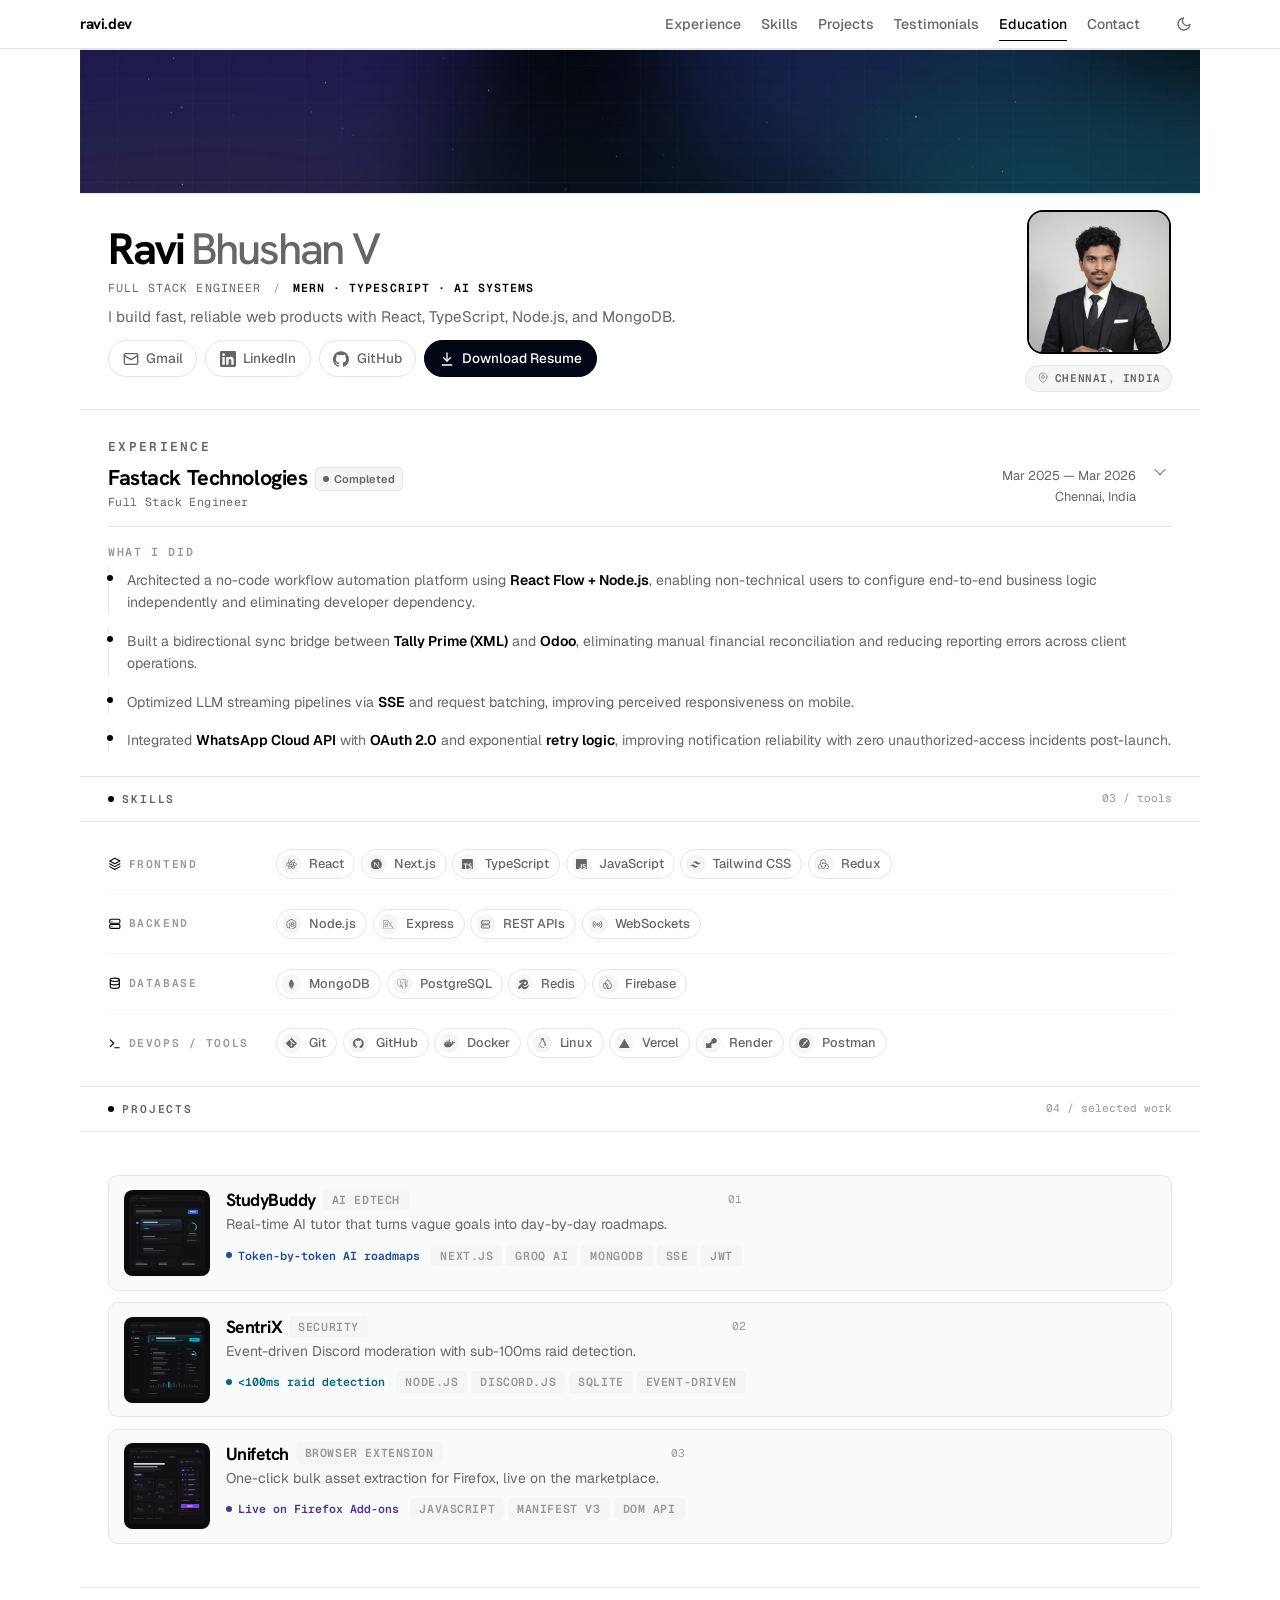
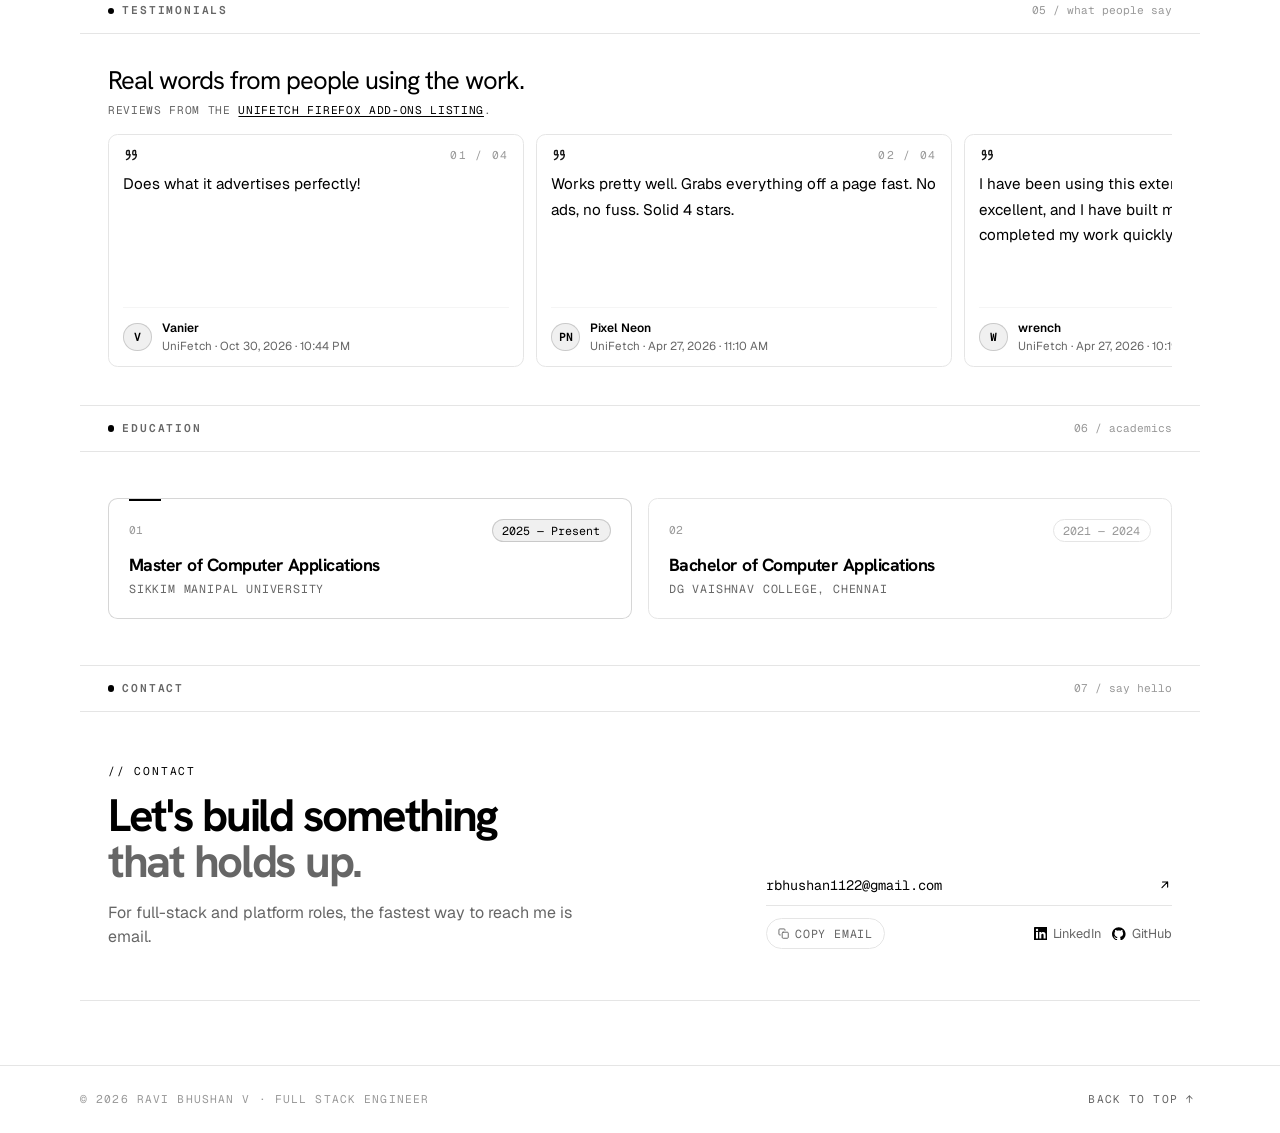
<file: index.html>
<!doctype html>
<html lang="en">
  <head>
    <meta charset="UTF-8" />
    <meta name="viewport" content="width=device-width, initial-scale=1.0" />
    <title>Ravi Bhushan V | Full Stack Engineer</title>
    <meta
      id="meta-description"
      name="description"
      content="Full-stack engineer building fast, reliable web products with React, TypeScript, Node.js, and MongoDB. Open to full-stack roles." />
    <meta name="author" content="Ravi Bhushan V" />
    <meta name="robots" content="index, follow" />
    <meta name="color-scheme" content="dark light" />
    <link rel="canonical" href="https://noobah.github.io/portfolio-v1/" />

    <!-- Open Graph / Twitter -->
    <meta property="og:type" content="website" />
    <meta property="og:site_name" content="ravi.dev" />
    <meta property="og:locale" content="en_US" />
    <meta property="og:title" content="Ravi Bhushan V | Full Stack Engineer" />
    <meta
      property="og:description"
      content="Full-stack engineer building fast, reliable web products with React, TypeScript, Node.js, and MongoDB. Open to full-stack roles." />
    <meta property="og:url" content="https://noobah.github.io/portfolio-v1/" />
    <meta
      property="og:image"
      content="https://noobah.github.io/portfolio-v1/assets/og.png" />
    <meta property="og:image:type" content="image/png" />
    <meta property="og:image:width" content="1200" />
    <meta property="og:image:height" content="630" />
    <meta
      property="og:image:alt"
      content="Ravi Bhushan V — Full Stack Engineer / MERN · TypeScript · Full Stack" />
    <meta name="twitter:card" content="summary_large_image" />
    <meta name="twitter:title" content="Ravi Bhushan V | Full Stack Engineer" />
    <meta
      name="twitter:description"
      content="Full-stack engineer building fast, reliable web products with React, TypeScript, Node.js, and MongoDB. Open to full-stack roles." />
    <meta
      name="twitter:image"
      content="https://noobah.github.io/portfolio-v1/assets/og.png" />
    <meta
      name="twitter:image:alt"
      content="Ravi Bhushan V — Full Stack Engineer / MERN · TypeScript · Full Stack" />

    <meta name="theme-color" content="#fbfbf8" media="(prefers-color-scheme: light)" />
    <meta name="theme-color" content="#0b0b0c" media="(prefers-color-scheme: dark)" />

    <link rel="icon" href="assets/favicon.svg" type="image/svg+xml" />
    <link rel="icon" href="assets/favicon-32.png" sizes="32x32" type="image/png" />
    <link rel="apple-touch-icon" href="assets/apple-touch-icon.png" />
    <link rel="manifest" href="site.webmanifest" />

    <!-- Theme: applied before paint to avoid flash -->
    <script>
      (function () {
        try {
          var t = localStorage.getItem("theme");
          if (t !== "light" && t !== "dark") {
            t = window.matchMedia("(prefers-color-scheme: dark)").matches
              ? "dark"
              : "light";
          }
          document.documentElement.dataset.theme = t;
        } catch (e) {}
      })();
    </script>

    <link rel="preconnect" href="https://fonts.googleapis.com" />
    <link rel="preconnect" href="https://fonts.gstatic.com" crossorigin />
    <link
      href="https://fonts.googleapis.com/css2?family=Geist:wght@100..900&family=Geist+Mono:wght@100..900&family=Hanken+Grotesk:wght@300;400;500;600;700;800&display=swap"
      rel="stylesheet" />
    <link rel="stylesheet" href="css/base.css?v=20261107-25" />
    <link rel="stylesheet" href="css/layout.css?v=20261107-25" />
    <link rel="stylesheet" href="css/components.css?v=20261107-27" />

    <script type="application/ld+json">
      {
        "@context": "https://schema.org",
        "@type": "Person",
        "name": "Ravi Bhushan V",
        "jobTitle": "Full Stack Engineer",
        "description": "Full-stack engineer building fast, reliable web products with React, TypeScript, Node.js, and MongoDB. Open to full-stack roles.",
        "url": "https://noobah.github.io/portfolio-v1/",
        "email": "rbhushan1122@gmail.com",
        "sameAs": [
          "https://linkedin.com/in/ravibhushanv",
          "https://github.com/ivarcodes"
        ],
        "alumniOf": [
          {
            "@type": "CollegeOrUniversity",
            "name": "Sikkim Manipal University"
          },
          {
            "@type": "CollegeOrUniversity",
            "name": "DG Vaishnav College, Chennai"
          }
        ],
        "knowsAbout": [
          "MERN stack",
          "TypeScript",
          "AI systems",
          "LLM streaming",
          "Node.js",
          "Event-driven architecture"
        ]
      }
    </script>
  </head>
  <body id="top">
    <a class="skip-link" href="#main">Skip to content</a>

    <!-- Sticky header -->
    <header id="site-header" class="site-header">
      <div class="container header-inner">
        <a class="brand" href="#top" aria-label="Home">
          <span class="brand-name">ravi<span class="brand-dot">.dev</span></span>
        </a>
        <nav class="site-nav" id="site-nav" aria-label="Primary"></nav>
        <div class="header-actions">
          <!-- <button
            id="palette-toggle"
            class="icon-btn palette-toggle"            
            type="button"
            aria-label="Open command palette"
            aria-haspopup="dialog"
            aria-keyshortcuts="Control+K Meta+K"></button> -->
          <button
            id="theme-toggle"
            class="icon-btn"
            type="button"
            aria-label="Toggle theme"></button>
          <button
            id="nav-toggle"
            class="icon-btn nav-toggle"
            type="button"
            aria-label="Open menu"
            aria-controls="mobile-nav"
            aria-expanded="false"></button>
        </div>
      </div>
      <div class="scroll-progress" id="scroll-progress" aria-hidden="true"></div>
      <div class="mobile-nav" id="mobile-nav" aria-label="Mobile" hidden></div>
    </header>

    <main id="main" class="container">
      <!-- Components mount here (rendered from data.js) -->
      <section class="panel" id="hero-panel"></section>
      <section class="panel" id="experience-panel"></section>
      <section class="panel" id="skills-panel"></section>
      <section class="panel" id="projects-panel"></section>
      <section class="panel" id="testimonials-panel"></section>
      <section class="panel" id="education-panel"></section>
      <section class="panel" id="contact-panel"></section>
    </main>

    <footer class="site-footer">
      <div class="container footer-inner">
        <p id="footer-copy"></p>
        <button id="back-to-top" class="text-btn" type="button">
          Back to top ↑
        </button>
      </div>
    </footer>

    <script src="data.js?v=20261107-27"></script>
    <script type="module" src="js/main.js?v=20261107-27"></script>
  </body>
</html>
</file>
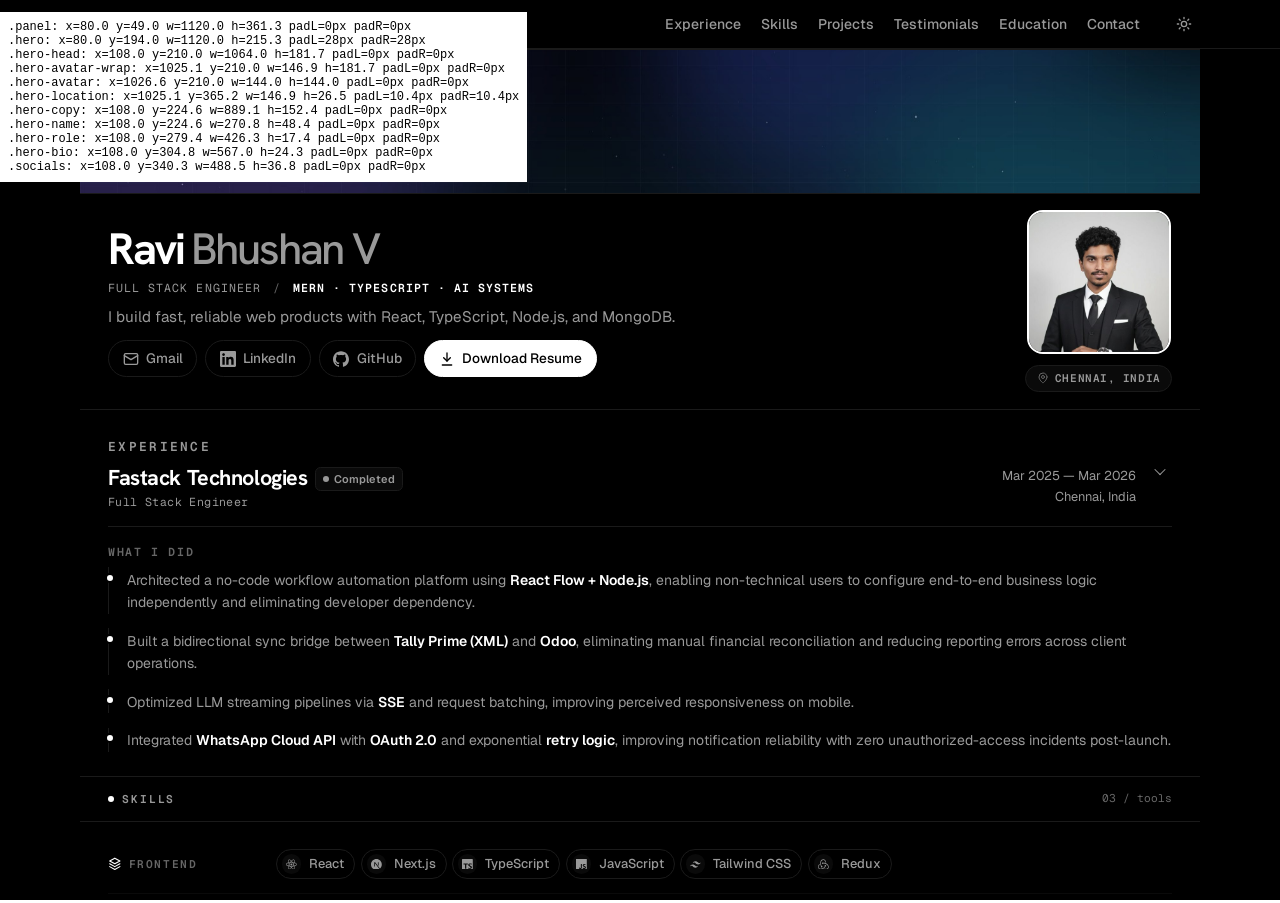
<file: _measure.html>
<!doctype html><meta charset="utf-8"><body style="margin:0;background:#fff;color:#000;font:12px monospace">
<iframe id="f" src="/" style="width:1280px;height:900px;border:0"></iframe>
<pre id="out" style="position:fixed;left:0;top:0;background:#fff;color:#000;padding:8px;z-index:9;font:12px monospace"></pre>
<script>
const f=document.getElementById('f');
f.addEventListener('load',()=>{
  const d=f.contentDocument;
  const sels=['.panel','.hero','.hero-head','.hero-avatar-wrap','.hero-avatar','.hero-location','.hero-copy','.hero-name','.hero-role','.availability','.hero-bio','.hero-about','.socials','.hero-stats'];
  const lines=[];
  for(const s of sels){const el=d.querySelector(s); if(!el) continue; const r=el.getBoundingClientRect(); const cs=f.contentWindow.getComputedStyle(el); lines.push(s+': x='+r.x.toFixed(1)+' y='+r.y.toFixed(1)+' w='+r.width.toFixed(1)+' h='+r.height.toFixed(1)+' padL='+cs.paddingLeft+' padR='+cs.paddingRight);}
  document.getElementById('out').textContent=lines.join('\n');
});
</script>
</file>
<file: css/base.css>
/* ── Design tokens, reset, typography ─────────────────────── */

:root {
  --font-sans: "Geist", ui-sans-serif, system-ui, -apple-system, BlinkMacSystemFont, "Segoe UI", Roboto, sans-serif;
  --font-display: "Hanken Grotesk", ui-sans-serif, system-ui, -apple-system, BlinkMacSystemFont, "Segoe UI", Roboto, sans-serif;
  --font-mono: "Geist Mono", ui-monospace, SFMono-Registered, Menlo, Monaco, Consolas, monospace;

  --container: 72rem;
  --header-height: 3rem;
  --radius: 0.6rem;

  --speed: 150ms;
  --ease: cubic-bezier(0.16, 1, 0.3, 1);
}

:root,
[data-theme="light"] {
  color-scheme: light;
  --background: #ffffff;
  --foreground: #000000;
  --muted: #666666;
  --muted-soft: #999999;
  --line: #e5e5e5;
  --line-soft: #f5f5f5;
  --card: #ffffff;
  --accent: #000000;
  --accent-soft: rgba(0, 0, 0, 0.06);
  --accent-line: rgba(0, 0, 0, 0.16);
  --success: #000000;
  --avatar-border: #000000;
  --shadow: none;
}

html.theme-transitioning,
html.theme-transitioning body,
html.theme-transitioning * {
  transition:
    color 300ms ease,
    border-color 300ms ease,
    box-shadow 300ms ease,
    fill 300ms ease,
    stroke 300ms ease !important;
}

[data-theme="dark"] {
  color-scheme: dark;
  --background: #000000;
  --foreground: #ffffff;
  --muted: #999999;
  --muted-soft: #666666;
  --line: #1a1a1a;
  --line-soft: #0a0a0a;
  --card: #000000;
  --accent: #ffffff;
  --accent-soft: rgba(255, 255, 255, 0.05);
  --accent-line: rgba(255, 255, 255, 0.1);
  --success: #ffffff;
  --avatar-border: #ffffff;
  --shadow: none;
}

* {
  box-sizing: border-box;
}

html {
  scroll-behavior: smooth;
  scroll-padding-top: calc(var(--header-height) + 1rem);
  -webkit-text-size-adjust: 100%;
}

body {
  margin: 0;
  font-family: var(--font-sans);
  font-size: 1rem;
  line-height: 1.5;
  color: var(--foreground);
  background-color: var(--background);
  -webkit-font-smoothing: antialiased;
  overflow-x: hidden;
}

h1,
h2,
h3,
h4 {
  margin: 0;
  font-family: var(--font-display);
  font-weight: 700;
  line-height: 1.1;
  letter-spacing: -0.03em;
  text-wrap: balance;
}

p {
  margin: 0;
}

a {
  color: inherit;
  text-decoration: none;
}

img {
  display: block;
  max-width: 100%;
}

button {
  font: inherit;
  color: inherit;
  background: none;
  border: 0;
  cursor: pointer;
}

::selection {
  background: var(--accent);
  color: #ffffff;
}

:focus-visible {
  outline: 2px solid var(--accent);
  outline-offset: 2px;
  border-radius: 4px;
}

* {
  scrollbar-width: thin;
  scrollbar-color: var(--muted-soft) transparent;
}

.skip-link {
  position: absolute;
  left: -9999px;
  top: 0;
  z-index: 100;
  padding: 0.5rem 1rem;
  background: var(--foreground);
  color: var(--background);
  border-radius: 0 0 var(--radius) 0;
}

.skip-link:focus {
  left: 0;
}

.mono {
  font-family: var(--font-mono);
  font-size: 0.75rem;
  letter-spacing: 0.025em;
}

.muted {
  color: var(--muted);
}

.sr-only {
  position: absolute;
  width: 1px;
  height: 1px;
  padding: 0;
  margin: -1px;
  overflow: hidden;
  clip: rect(0, 0, 0, 0);
  white-space: nowrap;
  border: 0;
}

@media (prefers-reduced-motion: reduce) {
  html {
    scroll-behavior: auto;
  }
  *,
  *::before,
  *::after {
    animation-duration: 0.01ms !important;
    transition-duration: 0.01ms !important;
  }
}
</file>
<file: css/layout.css>
/* ── Layout: container, panels, header, footer ────────────── */

.container {
  max-width: var(--container);
  margin-inline: auto;
  padding-inline: 1rem;
}

/* Clean stacked sections divided by hairlines. */
.panel {
  --panel-space: 1.75rem;
  border-bottom: 1px solid var(--line);
  scroll-margin-top: calc(var(--header-height) + 1rem);
}

.panel:first-child {
  border-top: 1px solid var(--line);
}

.panel-header {
  display: flex;
  align-items: baseline;
  justify-content: space-between;
  gap: 1rem;
  padding: 0.85rem 1.25rem;
  border-bottom: 1px solid var(--line);
}

.panel-title {
  display: inline-flex;
  align-items: center;
  gap: 0.5rem;
  font-family: var(--font-mono);
  font-size: 0.7rem;
  font-weight: 600;
  letter-spacing: 0.16em;
  text-transform: uppercase;
  color: var(--muted);
}

.panel-title::before {
  content: "";
  width: 0.4rem;
  height: 0.4rem;
  border-radius: 50%;
  background: var(--accent);
  flex-shrink: 0;
}

.panel-index {
  font-family: var(--font-mono);
  font-size: 0.7rem;
  color: var(--muted-soft);
  white-space: nowrap;
}

.panel-body {
  padding: var(--panel-space) 1.25rem;
}

#skills-panel {
  --panel-space: 1.45rem;
}

#projects-panel {
  --panel-space: 2.4rem;
}

#testimonials-panel {
  --panel-space: 1.8rem;
}

#education-panel {
  --panel-space: 2.6rem;
}

#contact-panel {
  --panel-space: 2.9rem;
}

@media (min-width: 640px) {
  .panel {
    --panel-space: 2.1rem;
  }
  .panel-header,
  .panel-body {
    padding-inline: 1.75rem;
  }
  .panel-body {
    padding-block: var(--panel-space);
  }
  #skills-panel {
    --panel-space: 1.7rem;
  }
  #projects-panel {
    --panel-space: 2.7rem;
  }
  #testimonials-panel {
    --panel-space: 2rem;
  }
  #education-panel {
    --panel-space: 2.9rem;
  }
  #contact-panel {
    --panel-space: 3.2rem;
  }
}

/* Gentle reveal-on-scroll, enabled by JS */
@media (prefers-reduced-motion: no-preference) {
  .reveal {
    opacity: 0;
    transform: translateY(6px);
    transition: opacity 0.4s var(--ease), transform 0.4s var(--ease);
  }
  .reveal.is-visible {
    opacity: 1;
    transform: translateY(0);
  }
}

/* ── Header ───────────────────────────────────────────────── */

.site-header {
  position: sticky;
  top: 0;
  z-index: 60;
  background: var(--background);
  border-bottom: 1px solid var(--line);
}

.header-inner {
  display: flex;
  align-items: center;
  gap: 1rem;
  height: var(--header-height);
}

.brand {
  display: inline-flex;
  align-items: center;
  font-weight: 700;
}

.brand-name {
  font-family: var(--font-display);
  font-size: 0.95rem;
  letter-spacing: -0.025em;
  color: var(--foreground);
}

.brand-dot {
  color: var(--accent);
}

.site-nav {
  display: none;
  gap: 1.25rem;
  margin-left: auto;
  font-size: 0.875rem;
  font-weight: 500;
  color: var(--muted);
}

.site-nav a {
  position: relative;
  padding-block: 0.25rem;
  transition: color var(--speed) ease;
}

.site-nav a::after {
  content: "";
  position: absolute;
  left: 0;
  right: 0;
  bottom: -0.125rem;
  height: 1px;
  background: var(--accent);
  transform: scaleX(0);
  transform-origin: left;
  transition: transform var(--speed) var(--ease);
}

.site-nav a:hover,
.site-nav a[aria-current="true"] {
  color: var(--foreground);
}

.site-nav a:hover::after,
.site-nav a[aria-current="true"]::after {
  transform: scaleX(1);
}

.header-actions {
  display: flex;
  align-items: center;
  gap: 0.25rem;
  margin-left: auto;
}

.site-nav + .header-actions {
  margin-left: 0.75rem;
}

.icon-btn {
  display: grid;
  place-items: center;
  width: 2rem;
  height: 2rem;
  border-radius: 0.5rem;
  color: var(--muted);
  transition:
    color var(--speed) ease,
    background var(--speed) ease,
    transform var(--speed) var(--ease);
}

.icon-btn:hover {
  color: var(--foreground);
  background: var(--line-soft);
}

.icon-btn:active {
  transform: scale(0.92);
}

.nav-toggle {
  display: grid;
}

.mobile-nav {
  position: relative;
  z-index: 1;
  border-top: 1px solid var(--line);
  padding: 0.5rem 1rem 1rem;
  background: var(--background);
  box-shadow: 0 24px 48px rgba(0, 0, 0, 0.15);
}

.mobile-nav a {
  display: block;
  padding: 0.5rem 0.25rem;
  font-size: 0.9375rem;
  font-weight: 500;
  color: var(--muted);
}

.mobile-nav a:hover {
  color: var(--foreground);
}

.scroll-progress {
  position: absolute;
  left: 0;
  bottom: -1px;
  width: 100%;
  height: 2px;
  background: var(--accent);
  transform: scaleX(0);
  transform-origin: left center;
  pointer-events: none;
}

@media (min-width: 768px) {
  .site-nav {
    display: flex;
  }
  .nav-toggle,
  .mobile-nav {
    display: none;
  }
}

/* ── Footer ───────────────────────────────────────────────── */

.site-footer {
  border-top: 1px solid var(--line);
  margin-top: 4rem;
  padding-block: 1.5rem;
}

.footer-inner {
  display: flex;
  flex-wrap: wrap;
  gap: 0.75rem;
  align-items: center;
  justify-content: space-between;
  font-family: var(--font-mono);
  font-size: 0.7rem;
  color: var(--muted-soft);
  text-transform: uppercase;
  letter-spacing: 0.1em;
}

.text-btn {
  font-family: var(--font-mono);
  font-size: 0.7rem;
  text-transform: uppercase;
  letter-spacing: 0.1em;
  color: var(--muted);
  transition: color var(--speed) ease;
}

.text-btn:hover {
  color: var(--foreground);
}
</file>
<file: css/components.css>
/* ── Components: hero, cards, lists ───────────────────────── */

/* ── Hero ─────────────────────────────────────────────────── */

.hero-cover {
  position: relative;
  height: clamp(5rem, 14vw, 8rem);
  overflow: hidden;
  border-bottom: 1px solid var(--line);
  background: var(--line-soft);
}

.hero-cover img {
  display: block;
  width: 100%;
  height: 100%;
  object-fit: cover;
  object-position: center;
  transition: transform 0.6s ease;
}

.hero-cover:hover img {
  transform: scale(1.03);
}

.hero {
  padding: 0.9rem 1.25rem 1rem;
  text-align: center;
}

@media (min-width: 640px) {
  .hero {
    padding-inline: 1.75rem;
    text-align: left;
  }
}

@media (min-width: 900px) {
  .hero {
    padding-block: 1rem 1.1rem;
  }
}

.hero-head {
  display: flex;
  flex-direction: column;
  align-items: center;
  gap: 1.25rem;
  text-align: center;
}

@media (min-width: 640px) {
  .hero-head {
    flex-direction: row;
    align-items: center;
    text-align: left;
    gap: 1.75rem;
  }
}

.hero-copy {
  flex: 1;
  min-width: 0;
  text-align: center;
  display: flex;
  flex-direction: column;
  align-items: center;
}

@media (min-width: 640px) {
  .hero-copy {
    text-align: left;
    align-items: flex-start;
  }
}

.hero-avatar-wrap {
  position: relative;
  display: flex;
  flex-direction: column;
  align-items: center;
  gap: 0.6rem;
  flex-shrink: 0;
}

.hero-avatar {
  width: clamp(6rem, 16vw, 9rem);
  height: clamp(6rem, 16vw, 9rem);
  border-radius: 1rem;
  object-fit: cover;
  border: 2px solid var(--avatar-border);
  background: var(--card);
  transition:
    transform 0.3s ease,
    border-color 0.3s ease,
    filter 0.3s ease;
  filter: grayscale(0%);
}

.hero-avatar:hover {
  transform: scale(1.03);
  border-color: var(--muted-soft);
  filter: grayscale(20%);
}

.hero-location {
  position: relative;
  display: inline-flex;
  align-items: center;
  gap: 0.4rem;
  padding: 0.25rem 0.65rem;
  border: 1px solid var(--line);
  border-radius: 999px;
  background: var(--line-soft);
  font-family: var(--font-mono);
  font-size: 0.6875rem;
  font-weight: 600;
  letter-spacing: 0.05em;
  text-transform: uppercase;
  color: var(--muted);
  white-space: nowrap;
  margin-top: 0.1rem;
}

.hero-location svg {
  width: 0.75rem;
  height: 0.75rem;
  color: var(--muted-soft);
  flex-shrink: 0;
}

@media (max-width: 699px) {
  .hero-avatar {
    width: 5.5rem;
    height: 5.5rem;
    border-radius: 0.9rem;
  }

  .hero-avatar-wrap {
    gap: 0.6rem;
  }

  .hero-head {
    gap: 0.9rem;
  }

  .hero-location {
    font-size: 0.75rem;
  }
}

.hero-name {
  display: flex;
  flex-wrap: wrap;
  align-items: center;
  justify-content: center;
  gap: 0.4rem;
  margin-top: 0;
  font-size: clamp(1.75rem, 4.5vw, 2.75rem);
  font-weight: 700;
  letter-spacing: -0.05em;
}

@media (min-width: 640px) {
  .hero-name {
    justify-content: flex-start;
  }
}

.hero-name-rest {
  color: var(--muted);
  font-weight: 500;
}

.hero-role {
  margin-top: 0.4rem;
  font-family: var(--font-mono);
  font-size: 0.725rem;
  letter-spacing: 0.09em;
  text-transform: uppercase;
  color: var(--muted);
  text-align: inherit;
}

.hero-role-sep {
  color: var(--muted-soft);
  margin-inline: 0.25rem;
}

.hero-role strong {
  color: var(--foreground);
  font-weight: 600;
}

.availability {
  display: inline-flex;
  align-items: center;
  gap: 0.45rem;
  margin-top: 0.6rem;
  padding: 0.2rem 0.6rem;
  border: 1px solid var(--line);
  border-radius: 999px;
  background: var(--line-soft);
  font-family: var(--font-mono);
  font-size: 0.725rem;
  letter-spacing: 0.025em;
  color: var(--muted);
  white-space: nowrap;
}

.hero-bio {
  margin-top: 0.5rem;
  max-width: 42rem;
  color: var(--muted);
  font-size: 0.95rem;
  line-height: 1.6;
}

.hero-bio p + p {
  margin-top: 0.75rem;
}

.hero-bio strong {
  color: var(--foreground);
  font-weight: 600;
}

.hero-about {
  margin-top: 0.6rem;
  max-width: 42rem;
  padding-left: 0.75rem;
  border-left: 2px solid var(--accent-line);
  color: var(--muted);
  font-size: 0.95rem;
  line-height: 1.7;
}

.socials {
  display: flex;
  flex-wrap: wrap;
  gap: 0.5rem;
  justify-content: flex-start;
  margin-top: 0.7rem;
}

.social-btn {
  display: inline-flex;
  align-items: center;
  gap: 0.45rem;
  padding: 0.45rem 0.85rem;
  border: 1px solid var(--line);
  border-radius: 999px;
  background: var(--card);
  font-size: 0.85rem;
  font-weight: 500;
  color: var(--muted);
  transition:
    color var(--speed) ease,
    border-color var(--speed) ease,
    background var(--speed) ease,
    transform var(--speed) var(--ease);
}

.social-btn:hover {
  color: var(--foreground);
  border-color: var(--muted-soft);
  transform: translateY(-1px);
}

.social-btn.primary {
  border-color: var(--accent);
  background: var(--accent);
  color: var(--background);
}

.social-btn.primary:hover {
  background: color-mix(in srgb, var(--accent) 85%, var(--foreground));
  color: var(--background);
}

.social-btn svg {
  flex-shrink: 0;
}

.hero-stats {
  display: grid;
  grid-template-columns: repeat(4, minmax(0, 1fr));
  gap: 0;
  margin: 0;
  padding: 0.95rem 1.25rem;
  border-top: 1px solid var(--line);
  background: var(--line-soft);
  list-style: none;
}

.hero-stat {
  display: flex;
  flex-direction: column;
  gap: 0.125rem;
  padding-left: 1rem;
  border-left: 1px solid var(--line);
}

.hero-stat:first-child {
  padding-left: 0;
  border-left: 0;
}

.hero-stat strong {
  font-family: var(--font-display);
  font-size: 1.1rem;
  line-height: 1.15;
  color: var(--foreground);
}

.hero-stat span {
  font-family: var(--font-mono);
  font-size: 0.7rem;
  line-height: 1.4;
  letter-spacing: 0.04em;
  text-transform: uppercase;
  color: var(--muted);
}

@media (min-width: 640px) {
  .hero-stats {
    padding-inline: 1.75rem;
  }
}

@media (max-width: 700px) {
  .hero-stats {
    grid-template-columns: repeat(2, minmax(0, 1fr));
    gap: 0.9rem 0;
  }

  .hero-stat:nth-child(odd) {
    padding-left: 0;
    border-left: 0;
  }
}

/* ── Experience ───────────────────────────────────────────── */

.exp-reference {
  padding: 1.5rem 1.25rem;
}

.exp-section-title {
  margin-bottom: 0.75rem;
  font-family: var(--font-mono);
  font-size: 0.8rem;
  font-weight: 600;
  letter-spacing: 0.18em;
  text-transform: uppercase;
  color: var(--muted);
  position: relative;
  display: inline-block;
}

.exp-list {
  display: flex;
  flex-direction: column;
  gap: 1.6rem;
}

.exp-entry {
  min-width: 0;
}

.exp-head {
  display: flex;
  flex-wrap: wrap;
  align-items: flex-start;
  justify-content: space-between;
  gap: 0.75rem;
  position: relative;
  padding: 0 2.25rem 0 0;
  cursor: pointer;
  list-style: none;
}

.exp-head::-webkit-details-marker {
  display: none;
}

.exp-toggle {
  position: absolute;
  top: 0;
  right: 0;
  width: 1.5rem;
  height: 1.5rem;
  border: 1px solid transparent;
  border-radius: 0.4rem;
  background: transparent;
  pointer-events: none;
}

.exp-toggle span {
  display: block;
  width: 0.5rem;
  height: 0.5rem;
  margin: 0 auto;
  border-right: 1.5px solid var(--muted);
  border-bottom: 1.5px solid var(--muted);
  transform: rotate(45deg) translate(-1px, -1px);
  transition: transform var(--speed) var(--ease);
}

.exp-toggle:hover {
  background: var(--line-soft);
}

.exp-entry:not([open]) .exp-toggle span {
  transform: rotate(-45deg) translate(-1px, -1px);
}

.exp-details {
  display: flex;
  flex-direction: column;
  gap: 1.1rem;
  margin-top: 1rem;
  padding-top: 1rem;
  border-top: 1px solid var(--line);
}

.exp-company-name {
  font-family: var(--font-display);
  font-size: 1.35rem;
  font-weight: 700;
  line-height: 1.15;
  letter-spacing: -0.02em;
  color: var(--foreground);
}

.exp-company-line {
  display: flex;
  flex-wrap: wrap;
  align-items: center;
  gap: 0.45rem;
}

.exp-status {
  display: inline-flex;
  align-items: center;
  gap: 0.3rem;
  padding: 0.18rem 0.45rem;
  border: 1px solid var(--line);
  border-radius: 0.35rem;
  background: var(--line-soft);
  font-size: 0.6875rem;
  font-weight: 600;
  color: var(--muted);
}

.exp-status-dot {
  width: 0.4rem;
  height: 0.4rem;
  border-radius: 50%;
  background: var(--muted);
}

.exp-role {
  margin-top: 0.12rem;
  font-family: var(--font-mono);
  font-size: 0.725rem;
  letter-spacing: 0.035em;
  color: var(--muted);
}

.exp-meta {
  display: flex;
  flex-direction: column;
  align-items: flex-end;
  gap: 0.12rem;
  min-width: 8.5rem;
  font-size: 0.8rem;
  color: var(--muted);
  text-align: right;
  white-space: nowrap;
}

.exp-period {
  padding: 0;
  border: 0;
  background: none;
  color: var(--muted);
}

.exp-block {
  display: flex;
  flex-direction: column;
}

.exp-label {
  display: block;
  margin-bottom: 0.4rem;
  font-family: var(--font-mono);
  font-size: 0.725rem;
  font-weight: 600;
  letter-spacing: 0.14em;
  text-transform: uppercase;
  color: var(--muted-soft);
}

.exp-projects {
  display: grid;
  gap: 0.8rem;
  margin: 0;
  padding: 0;
  list-style: none;
}

.exp-project {
  position: relative;
  padding: 0 0 0 1.1rem;
  border-left: 1px solid var(--line);
}

.exp-project::before {
  content: "";
  position: absolute;
  top: 0.35rem;
  left: -0.275rem;
  width: 0.375rem;
  height: 0.375rem;
  border: 2px solid var(--background);
  border-radius: 50%;
  background: var(--accent);
}

.exp-project-head {
  display: flex;
  flex-wrap: wrap;
  align-items: center;
  gap: 0.45rem;
}

.exp-project-name {
  font-family: var(--font-display);
  font-size: 0.95rem;
  font-weight: 600;
  line-height: 1.4;
}

.exp-project-desc {
  margin: 0.08rem 0 0;
  font-size: 0.875rem;
  line-height: 1.62;
  color: var(--muted);
}

.exp-project-desc strong {
  color: var(--foreground);
  font-weight: 600;
}

.exp-learning {
  margin-top: 0.12rem;
}

.exp-learning-list {
  display: grid;
  gap: 0.35rem;
  margin: 0;
  padding: 0;
  list-style: none;
  color: var(--muted);
  font-size: 0.875rem;
  line-height: 1.55;
}

.exp-learning-list li {
  position: relative;
  padding-left: 1rem;
}

.exp-learning-list li::before {
  content: "›";
  position: absolute;
  left: 0;
  color: var(--accent);
}

@media (min-width: 640px) {
  .exp-reference {
    padding: 1.5rem 1.75rem;
  }

  .exp-projects {
    grid-template-columns: 1fr;
    gap: 0.9rem;
  }
}

@media (max-width: 559px) {
  .exp-meta {
    align-items: flex-start;
    text-align: left;
  }
}

.tag {
  display: inline-flex;
  padding: 0.0625rem 0.5rem;
  border: 1px solid var(--line);
  border-radius: 0.25rem;
  font-family: var(--font-mono);
  font-size: 0.725rem;
  font-weight: 600;
  letter-spacing: 0.05em;
  text-transform: uppercase;
  color: var(--muted);
}

.stack-row {
  display: flex;
  flex-wrap: wrap;
  gap: 0.25rem;
  margin-top: 0.6rem;
}

/* ── Skills ───────────────────────────────────────────────── */

.skill-groups {
  display: flex;
  flex-direction: column;
}

.skill-group {
  display: grid;
  grid-template-columns: 9.5rem minmax(0, 1fr);
  gap: 1rem;
  padding-block: 0.9rem;
  border-top: 1px solid var(--line-soft);
}

.skill-group:first-child {
  padding-top: 0;
  border-top: 0;
}

.skill-group:last-child {
  padding-bottom: 0;
}

.skill-group-title {
  display: flex;
  align-items: center;
  gap: 0.45rem;
  margin: 0;
  font-family: var(--font-mono);
  font-size: 0.7rem;
  font-weight: 600;
  letter-spacing: 0.14em;
  line-height: 1.5;
  text-transform: uppercase;
  color: var(--muted-soft);
}

.skill-group-icon {
  display: inline-flex;
  color: var(--accent);
  flex-shrink: 0;
}

.skill-group-icon svg {
  width: 0.85rem;
  height: 0.85rem;
}

.skill-group-items {
  display: flex;
  flex-wrap: wrap;
  gap: 0.35rem;
}

@media (max-width: 559px) {
  .skill-group {
    grid-template-columns: 1fr;
    gap: 0.55rem;
  }
}

.skill-chip {
  display: inline-flex;
  align-items: center;
  gap: 0.45rem;
  padding: 0.275rem 0.65rem 0.275rem 0.325rem;
  border: 1px solid var(--line);
  border-radius: 999px;
  background: var(--card);
  font-size: 0.8rem;
  font-weight: 500;
  color: var(--muted);
  transition:
    border-color var(--speed) ease,
    background var(--speed) ease,
    color var(--speed) ease,
    transform var(--speed) var(--ease);
}

.skill-chip:hover {
  border-color: var(--muted-soft);
  color: var(--foreground);
  transform: translateY(-1px);
}

.skill-chip-icon {
  display: grid;
  place-items: center;
  width: 1.2rem;
  height: 1.2rem;
  border-radius: 50%;
  background: var(--line-soft);
  color: var(--muted);
  flex-shrink: 0;
}

.skill-chip-icon svg {
  width: 0.675rem;
  height: 0.675rem;
}

/* ── Projects ─────────────────────────────────────────────── */

.projects-list {
  display: flex;
  flex-direction: column;
  gap: 0.7rem;
}

.project-card {
  --project-accent: var(--accent);
  position: relative;
  padding: 0.8rem 0.9rem;
  border: 1px solid var(--line);
  border-radius: var(--radius);
  background: var(--card);
  overflow: hidden;
  transition:
    border-color var(--speed) ease,
    transform var(--speed) var(--ease);
}

.project-card summary {
  list-style: none;
  cursor: pointer;
  padding: 0;
}

.project-card summary::-webkit-details-marker {
  display: none;
}

.project-head {
  position: relative;
  z-index: 1;
  display: flex;
  align-items: flex-start;
  gap: 0.9rem;
}

.project-card[open] .project-head {
  border-bottom: 1px solid var(--line-soft);
  padding-bottom: 0.6rem;
  margin-bottom: 0.6rem;
}

.project-card[open] {
  transform: translateY(-6px) scale(1.005);
  box-shadow: 0 20px 40px color-mix(in srgb, var(--accent) 12%, transparent);
  border-color: var(--muted-soft);
}

[data-theme="dark"] .project-card[open] {
  box-shadow: 0 20px 40px rgba(0, 0, 0, 0.5);
}

.project-actions {
  display: flex;
  flex-wrap: wrap;
  align-items: center;
  justify-content: space-between;
  gap: 0.5rem 0.75rem;
  padding-top: 0.6rem;
  border-top: 1px solid var(--line-soft);
}

.project-main {
  position: relative;
  display: flex;
  align-items: flex-start;
  gap: 0.9rem;
}

.project-media {
  width: 5.5rem;
  aspect-ratio: 1;
  margin: 0;
  border: 1px solid var(--line-soft);
  border-radius: 0.6rem;
  background: var(--line-soft);
  overflow: hidden;
  flex-shrink: 0;
}

.project-media img {
  width: 100%;
  height: 100%;
  object-fit: cover;
}

@media (max-width: 559px) {
  .project-main {
    flex-direction: column;
  }

  .project-media {
    width: 100%;
    aspect-ratio: 4 / 3;
  }
}

.project-monogram {
  display: grid;
  place-items: center;
  width: 2.1rem;
  height: 2.1rem;
  border: 1px solid color-mix(in srgb, var(--project-accent) 30%, var(--line));
  border-radius: 0.6rem;
  background: color-mix(in srgb, var(--project-accent) 10%, transparent);
  color: var(--project-accent);
  font-family: var(--font-mono);
  font-size: 0.725rem;
  font-weight: 600;
  letter-spacing: 0.05em;
  flex-shrink: 0;
}

.project-copy {
  min-width: 0;
  flex: 1;
}

.project-title-row {
  display: flex;
  flex-wrap: wrap;
  align-items: center;
  gap: 0.45rem;
}

.project-name {
  font-family: var(--font-display);
  font-size: 1.1rem;
  line-height: 1.2;
}

.project-index {
  margin-left: auto;
  font-family: var(--font-mono);
  font-size: 0.7rem;
  color: var(--muted-soft);
}

.project-summary {
  margin-top: 0.2rem;
  font-size: 0.875rem;
  line-height: 1.65;
  color: var(--muted);
}

.project-meta {
  display: flex;
  flex-wrap: wrap;
  align-items: center;
  gap: 0.4rem 0.7rem;
  margin-top: 0.5rem;
}

.project-meta .stack-row {
  margin-top: 0;
}

.project-metric {
  display: inline-flex;
  align-items: center;
  gap: 0.4rem;
  font-family: var(--font-mono);
  font-size: 0.725rem;
  font-weight: 600;
  color: var(--project-accent);
}

.project-metric .metric-dot {
  width: 0.375rem;
  height: 0.375rem;
  border-radius: 50%;
  background: currentColor;
  flex-shrink: 0;
}

.project-actions {
  display: flex;
  flex-wrap: wrap;
  align-items: center;
  justify-content: space-between;
  gap: 0.5rem 0.75rem;
  margin-top: 0.7rem;
  padding-top: 0.6rem;
  border-top: 1px solid var(--line-soft);
}

.project-links {
  display: flex;
  flex-wrap: wrap;
  gap: 0.4rem;
}

.link-btn {
  display: inline-flex;
  align-items: center;
  gap: 0.375rem;
  padding: 0.275rem 0.6rem;
  border: 1px solid var(--line);
  border-radius: 0.5rem;
  font-size: 0.725rem;
  font-weight: 600;
  color: var(--muted);
  transition:
    color var(--speed) ease,
    background var(--speed) ease,
    border-color var(--speed) ease;
}

.link-btn svg {
  width: 0.775rem;
  height: 0.775rem;
}

.link-btn:hover {
  color: var(--foreground);
  border-color: var(--muted-soft);
}

.link-btn.primary {
  background: var(--foreground);
  border-color: var(--foreground);
  color: var(--background);
}

.link-btn.primary:hover {
  opacity: 0.92;
}

.project-more {
  margin: 0;
}

.project-more[open] {
  flex-basis: 100%;
}

.project-toggle {
  position: relative;
  display: inline-flex;
  align-items: center;
  gap: 0.35rem;
  font-family: var(--font-mono);
  font-size: 0.725rem;
  letter-spacing: 0.07em;
  text-transform: uppercase;
  color: var(--muted);
  cursor: pointer;
  list-style: none;
  transition: color var(--speed) ease;
}

.project-toggle::-webkit-details-marker {
  display: none;
}

.project-toggle:hover {
  color: var(--foreground);
}

.project-toggle svg {
  width: 0.775rem;
  height: 0.775rem;
  transition: transform var(--speed) var(--ease);
}

.project-more[open] .project-toggle svg {
  transform: rotate(180deg);
}

.project-more .psl {
  margin-top: 0.6rem;
}

.psl {
  display: grid;
  gap: 0;
  margin: 0;
}

.psl > div {
  display: grid;
  grid-template-columns: 5.25rem 1fr;
  gap: 0.7rem;
  padding-block: 0.4rem;
  border-top: 1px solid var(--line-soft);
}

.psl > div:first-child {
  padding-top: 0;
  border-top: 0;
}

.psl dt {
  padding-top: 0.125rem;
  font-family: var(--font-mono);
  font-size: 0.725rem;
  font-weight: 600;
  letter-spacing: 0.12em;
  text-transform: uppercase;
  color: var(--muted-soft);
}

.psl dd {
  margin: 0;
  font-size: 0.8rem;
  line-height: 1.6;
  color: var(--muted);
}

[data-theme="light"] .project-metric {
  color: color-mix(in srgb, var(--project-accent) 55%, #020617);
}

[data-theme="light"] .tag {
  border-color: var(--line-soft);
  color: var(--muted-soft);
  background: var(--line-soft);
}

[data-theme="light"] .tag:hover {
  border-color: var(--muted-soft);
  color: var(--foreground);
}

[data-theme="light"] .link-btn.primary {
  background: #020617;
  color: #ffffff;
}

[data-theme="light"] .social-btn.primary {
  background: #020617;
  color: #ffffff;
}

[data-theme="light"] .project-card {
  background: #f8fafc;
}

/* ── Testimonials ─────────────────────────────────────────── */

.testimonials-top {
  display: flex;
  align-items: flex-start;
  justify-content: space-between;
  gap: 1rem;
  margin-bottom: 1rem;
}

.testimonials-heading {
  display: flex;
  flex-direction: column;
  gap: 0.4rem;
  min-width: 0;
}

.testimonials-intro {
  max-width: 28rem;
  margin: 0;
  font-family: var(--font-display);
  font-size: clamp(1.2rem, 3vw, 1.6rem);
  line-height: 1.15;
  letter-spacing: -0.04em;
  position: relative;
  display: inline-block;
}

.testimonials-controls {
  display: flex;
  gap: 0.35rem;
  flex-shrink: 0;
}

.testimonial-control {
  display: grid;
  place-items: center;
  width: 2rem;
  height: 2rem;
  border: 1px solid var(--line);
  border-radius: 50%;
  background: var(--card);
  color: var(--muted);
  transition:
    border-color var(--speed) ease,
    background var(--speed) ease,
    color var(--speed) ease,
    opacity var(--speed) ease;
}

.testimonial-control svg {
  width: 0.775rem;
  height: 0.775rem;
}

.testimonial-control.is-prev svg {
  transform: rotate(180deg);
}

.testimonial-control:hover:not(:disabled) {
  border-color: var(--accent-line);
  background: var(--accent-soft);
  color: var(--accent);
}

.testimonial-control:disabled {
  opacity: 0.35;
  cursor: not-allowed;
}

.testimonials-track {
  display: flex;
  align-items: stretch;
  gap: 0.75rem;
  overflow-x: auto;
  scroll-snap-type: x mandatory;
  overscroll-behavior-x: contain;
  padding-bottom: 0.4rem;
  scrollbar-width: thin;
  scrollbar-color: var(--line) transparent;
}

.testimonials-track::-webkit-scrollbar {
  height: 4px;
}

.testimonials-track::-webkit-scrollbar-track {
  background: transparent;
}

.testimonials-track::-webkit-scrollbar-thumb {
  border-radius: 999px;
  background: var(--line);
}

.testimonial-card {
  position: relative;
  display: flex;
  flex-direction: column;
  flex: 0 0 clamp(18rem, 38vw, 26rem);
  gap: 0.5rem;
  margin: 0;
  padding: 0.7rem 0.9rem;
  border: 1px solid var(--line);
  border-radius: var(--radius);
  background: var(--card);
  overflow: hidden;
  scroll-snap-align: start;
  transition:
    border-color var(--speed) ease,
    transform var(--speed) var(--ease);
}

@media (max-width: 559px) {
  .testimonial-card {
    flex-basis: 72vw;
  }
}

.testimonial-quote {
  margin: 0;
  font-size: 0.85rem;
  line-height: 1.5;
  color: var(--foreground);
}

.testimonial-author {
  gap: 0.5rem;
  padding-top: 0.6rem;
}

.testimonial-avatar {
  width: 1.6rem;
  height: 1.6rem;
  font-size: 0.7rem;
}

.testimonial-author-copy strong {
  font-size: 0.7rem;
}

.testimonial-author-copy span {
  font-size: 0.675rem;
}

.testimonial-source {
  font-size: 0.65rem;
}

.testimonial-card:hover {
  border-color: var(--accent-line);
  transform: translateY(-1px);
}

.testimonial-card-top {
  display: flex;
  align-items: center;
  justify-content: space-between;
}

.testimonial-mark {
  display: inline-flex;
  color: var(--accent);
  opacity: 0.9;
}

.testimonial-mark svg {
  width: 1.05rem;
  height: 1.05rem;
}

.testimonial-number {
  font-family: var(--font-mono);
  font-size: 0.7rem;
  letter-spacing: 0.12em;
  color: var(--muted-soft);
}

.testimonial-quote {
  margin: 0;
  font-size: 0.95rem;
  line-height: 1.68;
  color: var(--foreground);
}

.testimonial-author {
  display: flex;
  align-items: center;
  gap: 0.6rem;
  margin-top: auto;
  padding-top: 0.7rem;
  border-top: 1px solid var(--line-soft);
}

.testimonial-avatar {
  display: grid;
  place-items: center;
  width: 1.8rem;
  height: 1.8rem;
  border: 1px solid var(--accent-line);
  border-radius: 50%;
  background: var(--accent-soft);
  color: var(--accent);
  font-family: var(--font-mono);
  font-size: 0.725rem;
  font-weight: 600;
  flex-shrink: 0;
}

.testimonial-author-copy {
  display: flex;
  flex-direction: column;
  min-width: 0;
}

.testimonial-author-copy strong {
  font-size: 0.75rem;
  font-weight: 600;
}

.testimonial-author-copy span {
  font-size: 0.725rem;
  color: var(--muted);
}

.testimonial-source {
  margin: 0;
  font-family: var(--font-mono);
  font-size: 0.7rem;
  letter-spacing: 0.06em;
  text-transform: uppercase;
  color: var(--muted);
}

.testimonial-source a {
  color: var(--accent);
  text-decoration: underline;
  text-underline-offset: 2px;
}

.testimonial-source a:hover {
  color: var(--foreground);
}

/* ── Education ────────────────────────────────────────────── */

.edu-grid {
  display: grid;
  gap: 1rem;
}

@media (min-width: 640px) {
  .edu-grid {
    grid-template-columns: repeat(2, 1fr);
  }
}

.edu-card {
  position: relative;
  padding: 1.25rem;
  border: 1px solid var(--line);
  border-radius: var(--radius);
  background: var(--card);
  transition:
    border-color var(--speed) ease,
    transform var(--speed) var(--ease);
}

.edu-card:hover {
  border-color: var(--muted-soft);
  transform: translateY(-2px);
}

.edu-card.current {
  border-color: var(--accent-line);
}

.edu-card.current::before {
  content: "";
  position: absolute;
  top: 0;
  left: 1.25rem;
  width: 2rem;
  height: 2px;
  background: var(--accent);
}

.edu-top {
  display: flex;
  align-items: center;
  justify-content: space-between;
  gap: 0.75rem;
  margin-bottom: 0.75rem;
}

.edu-index {
  font-family: var(--font-mono);
  font-size: 0.7rem;
  color: var(--muted-soft);
}

.edu-degree {
  font-family: var(--font-display);
  font-size: 1.1rem;
  line-height: 1.3;
}

.edu-school {
  margin-top: 0.2rem;
  font-family: var(--font-mono);
  font-size: 0.725rem;
  letter-spacing: 0.07em;
  text-transform: uppercase;
  color: var(--muted);
}

.edu-highlight {
  margin-top: 0.7rem;
  padding-top: 0.7rem;
  border-top: 1px solid var(--line-soft);
  font-size: 0.875rem;
  line-height: 1.65;
  color: var(--muted);
}

.edu-period {
  display: inline-flex;
  padding: 0.125rem 0.6rem;
  border: 1px solid var(--line);
  border-radius: 999px;
  font-family: var(--font-mono);
  font-size: 0.725rem;
  color: var(--muted-soft);
  white-space: nowrap;
}

.edu-period.current {
  color: var(--accent);
  border-color: var(--accent-line);
  background: var(--accent-soft);
}

/* ── Contact ──────────────────────────────────────────────── */

.contact {
  display: grid;
  gap: 2rem;
}

@media (min-width: 800px) {
  .contact {
    grid-template-columns: minmax(0, 1.2fr) minmax(0, 0.8fr);
    gap: 3rem;
    align-items: end;
  }
}

.contact-kicker {
  font-family: var(--font-mono);
  font-size: 0.7rem;
  letter-spacing: 0.16em;
  text-transform: uppercase;
  color: var(--accent);
}

.contact-title {
  margin-top: 0.75rem;
  font-size: clamp(1.85rem, 4.5vw, 2.85rem);
  line-height: 1.02;
  letter-spacing: -0.05em;
  position: relative;
  display: inline-block;
}

.contact-title span {
  color: var(--muted);
}

.contact-note {
  margin-top: 1rem;
  max-width: 30rem;
  font-size: 1rem;
  color: var(--muted);
}

.contact-actions {
  display: flex;
  flex-direction: column;
  gap: 0.75rem;
}

.contact-email {
  display: flex;
  align-items: center;
  justify-content: space-between;
  gap: 1rem;
  padding-bottom: 0.6rem;
  border-bottom: 1px solid var(--line);
  font-family: var(--font-mono);
  font-size: 0.85rem;
  color: var(--foreground);
  transition:
    color var(--speed) ease,
    border-color var(--speed) ease;
}

.contact-email:hover {
  color: var(--accent);
  border-color: var(--accent);
}

.contact-arrow {
  display: inline-flex;
  color: var(--accent);
}

.contact-arrow svg {
  width: 0.85rem;
  height: 0.85rem;
}

.contact-row {
  display: flex;
  flex-wrap: wrap;
  align-items: center;
  justify-content: space-between;
  gap: 0.75rem;
}

.copy-btn {
  display: inline-flex;
  align-items: center;
  gap: 0.375rem;
  padding: 0.35rem 0.7rem;
  border: 1px solid var(--line);
  border-radius: 999px;
  font-family: var(--font-mono);
  font-size: 0.725rem;
  letter-spacing: 0.07em;
  text-transform: uppercase;
  color: var(--muted);
  transition:
    color var(--speed) ease,
    border-color var(--speed) ease,
    background var(--speed) ease;
}

.copy-btn svg {
  width: 0.7rem;
  height: 0.7rem;
}

.copy-btn:hover {
  color: var(--foreground);
  border-color: var(--muted-soft);
}

.copy-btn.is-copied {
  color: var(--success);
  border-color: color-mix(in srgb, var(--success) 40%, transparent);
  background: color-mix(in srgb, var(--success) 8%, transparent);
}

.contact-socials {
  display: flex;
  flex-wrap: wrap;
  gap: 0.7rem;
}

.contact-social {
  display: inline-flex;
  align-items: center;
  gap: 0.375rem;
  font-size: 0.8rem;
  color: var(--muted);
  transition: color var(--speed) ease;
}

.contact-social:hover {
  color: var(--foreground);
}

.contact-social svg {
  color: var(--accent);
  width: 0.85rem;
  height: 0.85rem;
}

/* ── Command palette ──────────────────────────────────────── */

.palette-toggle {
  width: auto;
  gap: 0.2rem;
  padding-inline: 0.45rem;
  border: 1px solid var(--line);
}

.palette-toggle svg {
  width: 0.775rem;
  height: 0.775rem;
}

.palette-hint {
  font-family: var(--font-mono);
  font-size: 0.725rem;
  font-weight: 600;
  color: var(--muted-soft);
}

.palette {
  width: min(34rem, calc(100vw - 2rem));
  max-width: 34rem;
  margin: auto;
  padding: 0;
  border: 1px solid var(--line);
  border-radius: var(--radius);
  background: var(--card);
  color: var(--foreground);
  box-shadow: 0 24px 80px rgba(0, 0, 0, 0.35);
}

.palette::backdrop {
  background: rgba(6, 6, 8, 0.55);
  backdrop-filter: blur(8px);
  -webkit-backdrop-filter: blur(8px);
}

body:has(.palette[open]) {
  overflow: hidden;
}

.palette-panel {
  display: flex;
  flex-direction: column;
  max-height: min(70vh, 32rem);
}

.palette-search {
  display: flex;
  align-items: center;
  gap: 0.55rem;
  padding: 0.8rem 1rem;
  border-bottom: 1px solid var(--line);
}

.palette-search > svg {
  color: var(--accent);
  flex-shrink: 0;
}

.palette-input {
  flex: 1;
  min-width: 0;
  border: 0;
  outline: 0;
  background: transparent;
  color: var(--foreground);
  font-family: var(--font-mono);
  font-size: 0.8rem;
}

.palette-input::placeholder {
  color: var(--muted-soft);
}

.palette-close {
  display: grid;
  place-items: center;
  width: 1.5rem;
  height: 1.5rem;
  border-radius: 0.375rem;
  color: var(--muted);
  flex-shrink: 0;
}

.palette-close:hover {
  color: var(--foreground);
  background: var(--line-soft);
}

.palette-close svg {
  width: 0.825rem;
  height: 0.825rem;
}

.palette-list {
  overflow-y: auto;
  padding: 0.4rem;
}

.palette-item {
  display: flex;
  align-items: center;
  gap: 0.65rem;
  padding: 0.55rem 0.65rem;
  border-radius: 0.5rem;
  cursor: pointer;
}

.palette-item.is-active {
  background: var(--accent-soft);
}

.palette-item-icon {
  display: grid;
  place-items: center;
  width: 1.7rem;
  height: 1.7rem;
  border: 1px solid var(--line);
  border-radius: 0.4rem;
  color: var(--muted);
  flex-shrink: 0;
}

.palette-item.is-active .palette-item-icon {
  border-color: var(--accent-line);
  color: var(--accent);
}

.palette-item-icon svg {
  width: 0.825rem;
  height: 0.825rem;
}

.palette-item-copy {
  display: flex;
  flex-direction: column;
  min-width: 0;
}

.palette-item-copy strong {
  font-size: 0.8rem;
  font-weight: 500;
}

.palette-item-copy span {
  font-family: var(--font-mono);
  font-size: 0.725rem;
  letter-spacing: 0.09em;
  text-transform: uppercase;
  color: var(--muted-soft);
}

.palette-item-hint {
  margin-left: auto;
  max-width: 12rem;
  overflow: hidden;
  text-overflow: ellipsis;
  white-space: nowrap;
  font-family: var(--font-mono);
  font-size: 0.725rem;
  color: var(--muted-soft);
}

.palette-footer {
  display: flex;
  align-items: center;
  justify-content: space-between;
  gap: 1rem;
  padding: 0.6rem 1rem;
  border-top: 1px solid var(--line);
  font-family: var(--font-mono);
  font-size: 0.725rem;
  color: var(--muted-soft);
}

.palette-status {
  color: var(--success);
}

.palette-keys {
  display: inline-flex;
  align-items: center;
  gap: 0.2rem;
  white-space: nowrap;
}

.palette-keys kbd {
  display: inline-grid;
  place-items: center;
  min-width: 1.05rem;
  height: 1.05rem;
  padding-inline: 0.2rem;
  border: 1px solid var(--line);
  border-radius: 0.25rem;
  background: var(--line-soft);
  font-family: var(--font-mono);
  font-size: 0.725rem;
  color: var(--muted);
}

.palette-empty {
  padding: 1rem;
  font-size: 0.725rem;
  color: var(--muted);
}

@media (max-width: 520px) {
  .palette-item-hint {
    display: none;
  }

  .palette-footer {
    align-items: flex-start;
    flex-direction: column;
    gap: 0.35rem;
  }
}

/* ── Custom follower cursor ───────────────────────────────── */

.cursor {
  position: fixed;
  top: 0;
  left: 0;
  width: 20px;
  height: 20px;
  border: 1px solid var(--muted-soft);
  border-radius: 50%;
  pointer-events: none;
  z-index: 99999;
  mix-blend-mode: difference;
  transition:
    width 0.2s ease,
    height 0.2s ease,
    border-color 0.2s ease,
    background 0.2s ease;
  will-change: transform;
}

.cursor-dot {
  position: absolute;
  top: 50%;
  left: 50%;
  width: 4px;
  height: 4px;
  border-radius: 50%;
  background: var(--foreground);
  transform: translate(-50%, -50%);
}

.cursor--active {
  width: 44px;
  height: 44px;
  border-color: var(--foreground);
  background: color-mix(in srgb, var(--foreground) 8%, transparent);
}

/* ── Staggered panel reveals (life) ───────────────────────── */

.reveal {
  opacity: 0;
  transform: translateY(12px);
  transition: opacity 0.55s var(--ease), transform 0.55s var(--ease);
}

.reveal.is-visible {
  opacity: 1;
  transform: translateY(0);
}

.reveal.is-visible > * {
  animation: revealUp 0.5s var(--ease) both;
}

.reveal.is-visible > *:nth-child(2) {
  animation-delay: 0.08s;
}
.reveal.is-visible > *:nth-child(3) {
  animation-delay: 0.16s;
}
.reveal.is-visible > *:nth-child(4) {
  animation-delay: 0.24s;
}
.reveal.is-visible > *:nth-child(5) {
  animation-delay: 0.32s;
}

@keyframes revealUp {
  from {
    opacity: 0;
    transform: translateY(14px);
  }
  to {
    opacity: 1;
    transform: translateY(0);
  }
}

/* ── Hover lift on interactive cards ──────────────────────── */

.lift {
  transition:
    transform 0.25s var(--ease),
    box-shadow 0.25s var(--ease),
    border-color 0.25s var(--ease);
}

.lift:hover {
  transform: translateY(-4px);
}

/* ── Parallax hero cover ──────────────────────────────────── */

.hero-cover {
  position: relative;
  height: clamp(6rem, 16vw, 9rem);
  overflow: hidden;
  border-bottom: 1px solid var(--line);
  background: var(--line-soft);
}

.hero-cover img {
  display: block;
  width: 100%;
  height: 100%;
  object-fit: cover;
  object-position: center;
  will-change: transform;
}

.hero-cover::before {
  content: "";
  position: absolute;
  inset: 0;
  background: linear-gradient(
    to bottom,
    transparent 45%,
    color-mix(in srgb, var(--background) 55%, transparent)
  );
  pointer-events: none;
}

/* ── Staggered skill chips ────────────────────────────────── */

.skill-chip {
  animation: chipPop 0.4s var(--ease) both;
}

.skill-chip:nth-child(2n) {
  animation-delay: 0.05s;
}
.skill-chip:nth-child(3n) {
  animation-delay: 0.1s;
}

@keyframes chipPop {
  from {
    opacity: 0;
    transform: translateY(6px) scale(0.95);
  }
  to {
    opacity: 1;
    transform: translateY(0) scale(1);
  }
}

/* ── Project card hover glow ──────────────────────────────── */

.project-card {
  transition:
    border-color 0.3s var(--ease),
    transform 0.35s var(--ease),
    box-shadow 0.35s var(--ease);
}

.project-card:hover {
  transform: translateY(-6px) scale(1.005);
  box-shadow: 0 20px 40px color-mix(in srgb, var(--accent) 12%, transparent);
  border-color: var(--muted-soft);
}

[data-theme="dark"] .project-card:hover {
  box-shadow: 0 20px 40px rgba(0, 0, 0, 0.5);
}

/* ── Stack category ticker (subtle motion) ────────────────── */

.stack-ticker {
  position: relative;
  overflow: hidden;
  padding: 0.6rem 0;
}

.stack-track {
  display: flex;
  gap: 1.25rem;
  will-change: transform;
  animation: ticker 24s linear infinite;
}

.stack-track:hover {
  animation-play-state: paused;
}

.stack-track-item {
  flex-shrink: 0;
  display: inline-flex;
  align-items: center;
  gap: 0.45rem;
  padding: 0.25rem 0.75rem;
  border: 1px solid var(--line);
  border-radius: 999px;
  background: var(--card);
  font-family: var(--font-mono);
  font-size: 0.725rem;
  font-weight: 600;
  letter-spacing: 0.05em;
  text-transform: uppercase;
  color: var(--muted);
  white-space: nowrap;
}

@keyframes ticker {
  from {
    transform: translateX(0);
  }
  to {
    transform: translateX(-50%);
  }
}

/* ── Testimonial active state ─────────────────────────────── */

.testimonial-card {
  transition: box-shadow 0.35s var(--ease);
}

.testimonial-card:hover {
  transform: translateY(-4px);
  box-shadow: 0 16px 32px color-mix(in srgb, var(--accent) 10%, transparent);
}

.testimonial-control {
  transition:
    transform 0.2s var(--ease),
    border-color var(--speed) ease,
    background var(--speed) ease,
    color var(--speed) ease;
}

.testimonial-control:hover:not(:disabled) {
  transform: scale(1.05);
}

/* ── Contact email row hover lift ─────────────────────────── */

.contact-email {
  transition:
    color var(--speed) ease,
    border-color var(--speed) ease,
    transform 0.25s var(--ease);
}

.contact-email:hover {
  transform: translateX(-4px);
}

/* ── Section title underline reveal ───────────────────────── */

.exp-section-title::after,
.testimonials-intro::after,
.contact-title::after {
  content: "";
  position: absolute;
  left: 0;
  bottom: -4px;
  width: 0;
  height: 2px;
  background: var(--accent);
  transition: width 0.5s var(--ease);
}

.exp-section-title:hover::after,
.testimonials-intro:hover::after,
.contact-title:hover::after {
  width: 100%;
}
</file>
